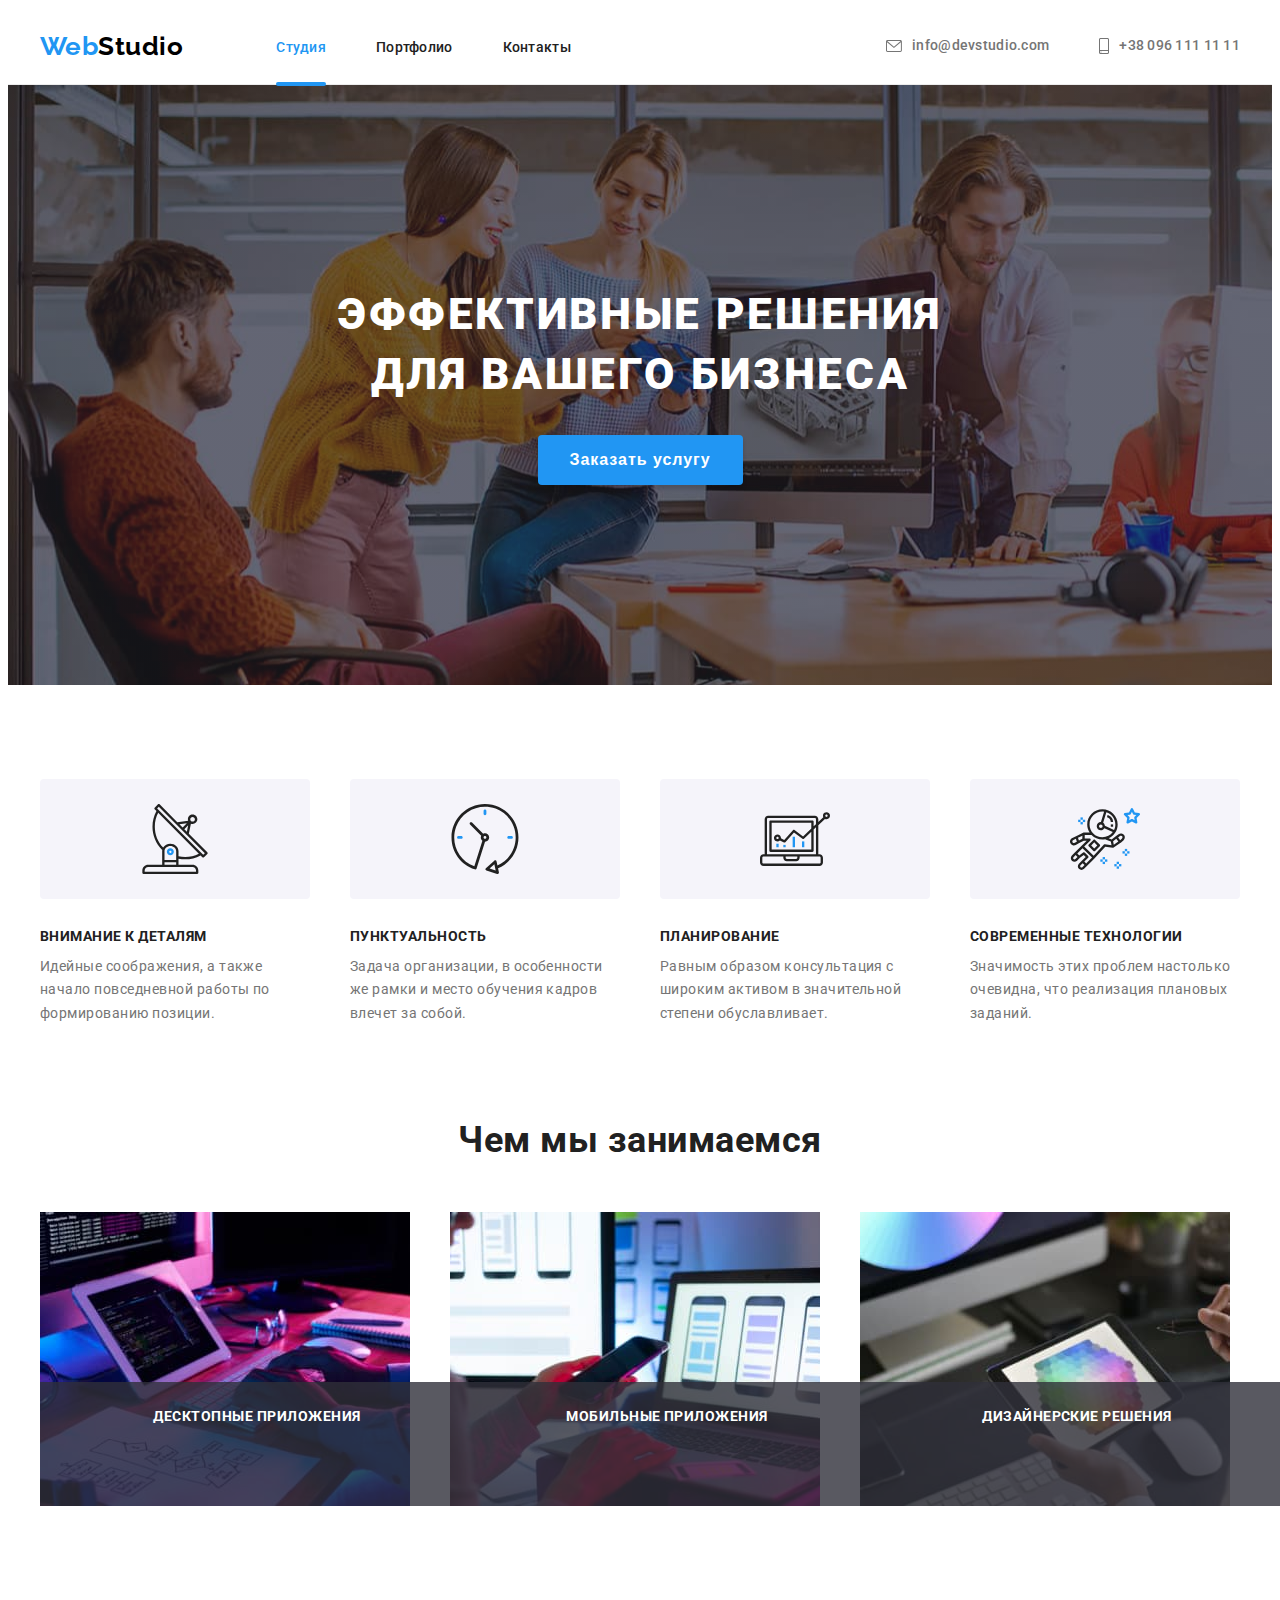
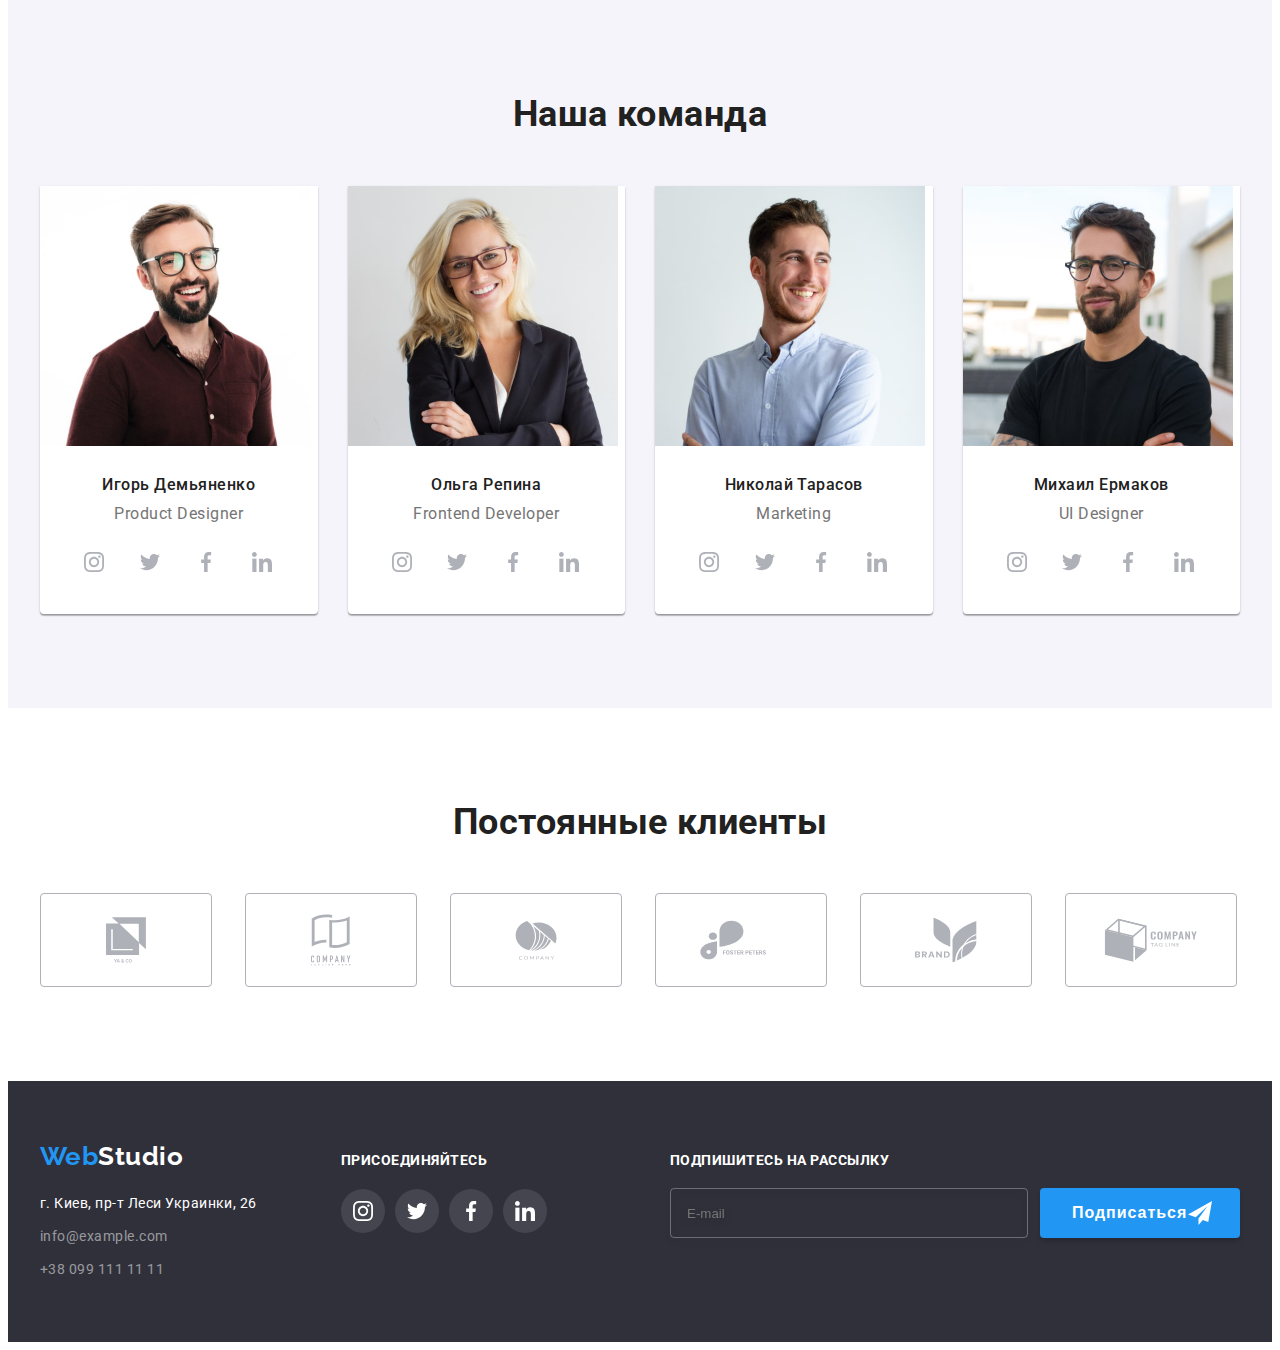
<file: index.html>
<!DOCTYPE html>
<html lang="ru">

<head>
    <meta charset="UTF-8">
    <meta http-equiv="X-UA-Compatible" content="IE=edge">
    <meta name="viewport" content="width=device-width, initial-scale=1.0">
    <title>WebStudio</title>
    <link rel="preconnect" href="https://fonts.gstatic.com">
    <link href="https://fonts.googleapis.com/css2?family=Raleway:wght@700&family=Roboto:wght@400;500;700;900&display=swap"
        rel="stylesheet">
    <link rel="stylesheet" href="https://cdnjs.cloudflare.com/ajax/libs/modern-normalize/1.0.0/modern-normalize.min.css"
        integrity="sha512-ISS7cAi1PEhQ8jnbJpJZMd29NlhNj4AWYyLOSp2CE/CsHxTCu+r+t0D2yoJudVrd0/8fTVPUVDzY5Tvli75u/g=="
        crossorigin="anonymous" />
    <link rel="stylesheet" href="./css/styles.css">
</head>

<body>  
<!-- HEADER  -->
    <header class="header">
        <div class="container header-container">
    <!-- навигация сылки -->
            <nav class="header-navigation">
                <a class="logo-link link" href="./index.html" lang="en">Web<span class="logo-header">Studio</span></a>
                <ul class="header-menu list">
                    <li class="header-menu-item">
                        <a class="header-menu-link link accent" href ="./index.html">Студия</a>
                    </li>
                    <li class="header-menu-item">
                        <a class="header-menu-link link" href="./portfolio.html">Портфолио</a>
                    </li>
                    <li class="header-menu-item">
                        <a class="header-menu-link link" href="">Контакты</a>
                    </li>
                </ul>
            </nav>
    <!-- навигация сылки контактов -->
            <ul class="header-contact list">
                <li class="header-contact-item">
                    <a class="header-contact-link link btn" href="mailto:info@devstudio.com">info@devstudio.com
                        <svg class="envelope-icon">
                            <use href="./images/sprite.svg#icon-envelope"></use>
                        </svg>
                    </a>
                </li>
                <li class="header-contact-item">
                    <a class="header-contact-link link btn" href="tel:+380961111111">+38 096 111 11 11
                        <svg class="smartphone-icon">
                            <use href="./images/sprite.svg#icon-smartphone"></use>
                        </svg>
                    </a>
                </li>
            </ul>
        </div>
    </header>

    <main>
<!-- HERO -->
        <section class="hero">
            <div class="container">
                <h1 class="hero-title">Эффективные решения <br />для вашего бизнеса</h1>
                <button class="hero-button btn" type="button" data-modal-open>Заказать услугу</button>
            </div>
        </section>
<!-- FEATURES  -->
        <section class="features section">
            <div class="container">
                <h2 class="visually-hidden">Особенности</h2>
                <ul class="features-menu list">
                    <li class="features-menu-item">
                        <div class="features-icon-item">
                        <svg class="features-icon">
                            <use href="./images/sprite.svg#icon-antenna"></use>
                        </svg>
                        </div>
                        <h3 class="features-menu-title">Внимание к деталям</h3>
                        <p class="features-menu-text"> Идейные соображения, а также начало повседневной работы по формированию позиции.</p>
                    </li>
                    <li class="features-menu-item">
                        <div class="features-icon-item">
                        <svg class="features-icon">
                            <use href="./images/sprite.svg#icon-clock"></use>
                        </svg>
                        </div>
                        <h3 class="features-menu-title">Пунктуальность</h3>
                        <p class="features-menu-text">Задача организации, в особенности же рамки и место обучения кадров влечет за собой.</p>
                    </li>
                    <li class="features-menu-item">
                        <div class="features-icon-item">
                        <svg class="features-icon">
                            <use href="./images/sprite.svg#icon-diagram"></use>
                        </svg>
                        </div>
                        <h3 class="features-menu-title">Планирование</h3>
                        <p class="features-menu-text">Равным образом консультация с широким активом в значительной степени обуславливает.</p>
                    </li>
                    <li class="features-menu-item">
                        <div class="features-icon-item">
                        <svg class="features-icon">
                            <use href="./images/sprite.svg#icon-astronaut"></use>
                        </svg>
                        </div>
                        <h3 class="features-menu-title">Современные технологии</h3>
                        <p class="features-menu-text">Значимость этих проблем настолько очевидна, что реализация плановых заданий.</p>
                    </li>
                </ul>
            </div>
        </section>
<!-- ACTIVITY -->
        <section class="aktivity">
            <div class="container">
                <h2 class="aktivity-title title">Чем мы занимаемся</h2>
                <ul class="aktivity-menu list">
                    <li class="aktivity-menu-item">
                        <div class="aktivity-menu-wrapper">
                            <img class="aktivity-menu-img" src="./images/about/about-img-1.jpg" alt="вёрстка сайтов" width="370" height="294">
                            <p class="aktivity-overlay">Десктопные приложения</p>
                        </div>
                    </li>
                    <li class="aktivity-menu-item">
                        <div class="aktivity-menu-wrapper">
                            <img class="aktivity-menu-img" src="./images/about/about-img-2.jpg" alt="приложения для смартфона" width="370" height="294">
                            <p class="aktivity-overlay">Мобильные приложения</p>
                        </div>
                    </li>
                    <li class="aktivity-menu-item">
                        <div class="aktivity-menu-wrapper">
                            <img class="aktivity-menu-img" src="./images/about/about-img-3.jpg" alt="приложения для планшета" width="370" height="294">
                            <p class="aktivity-overlay">Дизайнерские решения</p>
                        </div>
                    </li>
                </ul>
            </div>
        </section>
<!-- TEAM -->
        <section class="team section">
            <div class="container">
                <h2 class="team-title title">Наша команда</h2>
                <ul class="team-menu list">
                    <li class="team-menu-item">
                        <img class="team-menu-img" src="./images/team/igor.jpg" alt="Игорь Демьяненко" width="270" height="260">
                        <div class="team-list-content">
                            <h3 class="team-menu-title">Игорь Демьяненко</h3>
                            <p class="team-menu-text" lang="en">Product Designer</p>
                            <ul class="social-list list">
                                <li class="social-list-item">
                                    <a href="" class="social-list-link link">
                                        <svg class="social-list-icon">
                                            <use href="./images/sprite.svg#icon-instagram"></use>
                                        </svg>
                                    </a>
                                </li>
                                <li class="social-list-item">
                                    <a href="" class="social-list-link link">
                                        <svg class="social-list-icon">
                                            <use href="./images/sprite.svg#icon-twitter"></use>
                                        </svg>
                                    </a>
                                </li>
                                <li class="social-list-item">
                                    <a href="" class="social-list-link link">
                                        <svg class="social-list-icon">
                                            <use href="./images/sprite.svg#icon-facebook"></use>
                                        </svg>
                                    </a>
                                </li>
                                <li class="social-list-item">
                                    <a href="" class="social-list-link link">
                                        <svg class="social-list-icon">
                                            <use href="./images/sprite.svg#icon-linkedin"></use>
                                        </svg>
                                    </a>
                                </li>
                            </ul>
                        </div>
                    </li>
                    <li class="team-menu-item">
                        <img class="team-menu-img" src="./images/team/olga.jpg" alt="Ольга Репина" width="270" height="260">
                        <div class="team-list-content">
                            <h3 class="team-menu-title">Ольга Репина</h3>
                            <p class="team-menu-text" lang="en">Frontend Developer</p>
                            <ul class="social-list list">
                                <li class="social-list-item">
                                    <a href="" class="social-list-link link">
                                        <svg class="social-list-icon">
                                            <use href="./images/sprite.svg#icon-instagram"></use>
                                        </svg>
                                    </a>
                                </li>
                                <li class="social-list-item">
                                    <a href="" class="social-list-link link">
                                        <svg class="social-list-icon">
                                            <use href="./images/sprite.svg#icon-twitter"></use>
                                        </svg>
                                    </a>
                                </li>
                                <li class="social-list-item">
                                    <a href="" class="social-list-link link">
                                        <svg class="social-list-icon">
                                            <use href="./images/sprite.svg#icon-facebook"></use>
                                        </svg>
                                    </a>
                                </li>
                                <li class="social-list-item">
                                    <a href="" class="social-list-link link">
                                        <svg class="social-list-icon">
                                            <use href="./images/sprite.svg#icon-linkedin"></use>
                                        </svg>
                                    </a>
                                </li>
                            </ul>
                        </div>
                    </li>
                    <li class="team-menu-item">
                        <img class="team-menu-img" src="./images/team/nikolaj.jpg" alt="Николай Тарасов" width="270" height="260">
                        <div class="team-list-content">
                            <h3 class="team-menu-title">Николай Тарасов</h3>
                            <p class="team-menu-text" lang="en">Marketing</p>
                            <ul class="social-list list">
                                <li class="social-list-item">
                                    <a href="" class="social-list-link link">
                                        <svg class="social-list-icon">
                                            <use href="./images/sprite.svg#icon-instagram"></use>
                                        </svg>
                                    </a>
                                </li>
                                <li class="social-list-item">
                                    <a href="" class="social-list-link link">
                                        <svg class="social-list-icon">
                                            <use href="./images/sprite.svg#icon-twitter"></use>
                                        </svg>
                                    </a>
                                </li>
                                <li class="social-list-item">
                                    <a href="" class="social-list-link link">
                                        <svg class="social-list-icon">
                                            <use href="./images/sprite.svg#icon-facebook"></use>
                                        </svg>
                                    </a>
                                </li>
                                <li class="social-list-item">
                                    <a href="" class="social-list-link link">
                                        <svg class="social-list-icon">
                                            <use href="./images/sprite.svg#icon-linkedin"></use>
                                        </svg>
                                    </a>
                                </li>
                            </ul>
                        </div>
                    </li>
                    <li class="team-menu-item">
                        <img class="team-menu-img" src="./images/team/michail.jpg" alt="Михаил Ермаков" width="270" height="260">
                        <div class="team-list-content">
                            <h3 class="team-menu-title">Михаил Ермаков</h3>
                            <p class="team-menu-text" lang="en">UI Designer</p>
                            <ul class="social-list list">
                                <li class="social-list-item">
                                    <a href="" class="social-list-link link">
                                        <svg class="social-list-icon">
                                            <use href="./images/sprite.svg#icon-instagram"></use>
                                        </svg>
                                    </a>
                                </li>
                                <li class="social-list-item">
                                    <a href="" class="social-list-link link">
                                        <svg class="social-list-icon">
                                            <use href="./images/sprite.svg#icon-twitter"></use>
                                        </svg>
                                    </a>
                                </li>
                                <li class="social-list-item">
                                    <a href="" class="social-list-link link">
                                        <svg class="social-list-icon">
                                            <use href="./images/sprite.svg#icon-facebook"></use>
                                        </svg>
                                    </a>
                                </li>
                                <li class="social-list-item">
                                    <a href="" class="social-list-link link">
                                        <svg class="social-list-icon">
                                            <use href="./images/sprite.svg#icon-linkedin"></use>
                                        </svg>
                                    </a>
                                </li>
                            </ul>
                        </div>
                    </li>
                </ul>
            </div>
        </section>
<!-- CLIENTS -->
        <section class="clients section">
            <div class="container">
                <h2 class="clients-title">Постоянные клиенты</h2>
                <ul class="client-menu list">
                    <li class="client-menu-item">
                            <a href="" class="client-list-link">
                                <svg class="client-list-icon client-one">
                                    <use href="./images/sprite.svg#icon-group-one"></use>
                                </svg>
                            </a>
                    </li>
                    <li class="client-menu-item">
                            <a href="" class="client-list-link">
                                <svg class="client-list-icon client-two">
                                    <use href="./images/sprite.svg#icon-group-two"></use>
                                </svg>
                            </a>
                    </li>
                    <li class="client-menu-item">
                            <a href="" class="client-list-link">
                                <svg class="client-list-icon client-three">
                                    <use href="./images/sprite.svg#icon-group-three"></use>
                                </svg>
                            </a>
                    </li>
                    <li class="client-menu-item">
                            <a href="" class="client-list-link">
                                <svg class="client-list-icon client-four">
                                    <use href="./images/sprite.svg#icon-group-four"></use>
                                </svg>
                            </a>
                    </li>
                    <li class="client-menu-item">
                            <a href="" class="client-list-link">
                                <svg class="client-list-icon client-five">
                                    <use href="./images/sprite.svg#icon-group-five"></use>
                                </svg>
                            </a>
                    </li>
                    <li class="client-menu-item">
                            <a href="" class="client-list-link">
                                <svg class="client-list-icon client-six">
                                    <use href="./images/sprite.svg#icon-group-six"></use>
                                </svg>
                            </a>
                    </li>
                </ul>
            </div>
        </section>
    </main>
<!-- FOOTER -->
    <footer class="footer">
        <div class="container footer-menu">
            <div class="footer-contact">
                <a class="logo-link link llf" href="./index.html" lang="en">Web<span class="logo-footer">Studio</span></a>
                <address class="contact">
                    <ul class="contact-menu list">
                        <li class="contact-menu-item">
                            <a class="contact-menu-link link" href="https://goo.gl/maps/oUG8d4RxnT5wDuLc8" target="_blank" rel="noopener noreferrer">г. Киев, пр-т Леси Украинки, 26</a>
                        </li>
                        <li class="contact-menu-item">
                            <a class="contact-menu-link contact link" href="mailto:info@example.com">info@example.com</a>
                        </li>
                        <li class="contact-menu-item">
                            <a class="contact-menu-link contact link" href="tel:+380991111111">+38 099 111 11 11</a>
                        </li>
                    </ul>
                </address>
            </div>
            <div class="footer-social-networks">
                <h2 class="social-networks-title">присоединяйтесь</h2>
                <ul class="social-list list">
                    <li class="social-list-item">
                        <a href="" class="social-list-link link link-footer-bg">
                            <svg class="social-list-icon icon-footer-color">
                                <use href="./images/sprite.svg#icon-instagram"></use>
                            </svg>
                        </a>
                    </li>
                    <li class="social-list-item">
                        <a href="" class="social-list-link link link-footer-bg">
                            <svg class="social-list-icon icon-footer-color">
                                <use href="./images/sprite.svg#icon-twitter"></use>
                            </svg>
                        </a>
                    </li>
                    <li class="social-list-item">
                        <a href="" class="social-list-link link link-footer-bg">
                            <svg class="social-list-icon icon-footer-color">
                                <use href="./images/sprite.svg#icon-facebook"></use>
                            </svg>
                        </a>
                    </li>
                    <li class="social-list-item">
                        <a href="" class="social-list-link link link-footer-bg">
                            <svg class="social-list-icon icon-footer-color">
                                <use href="./images/sprite.svg#icon-linkedin"></use>
                            </svg>
                        </a>
                    </li>
                </ul>
            </div>
   <!-- =========================footer-form==================================================== -->
            <div class="footer-form">
                <form class="footer-modal-form" action="#">
                    <label class="footer-form-label" for="mail">Подпишитесь на рассылку</label>
                    <div class="footer-form-input-button">
                        <input class="footer-form-input" type="email" name="mail" id="mail" placeholder="E-mail" required />
                        <div class="footer-button-svg">
                            <button class="footer-button" type="submit">Подписаться
                                <svg class="footer-svg-btn">
                                    <use href="./images/sprite.svg#icon-icon-send"></use>
                                </svg>
                            </button>
                        </div>
                    </div>
                </form>
            </div>
        </div>
    </footer>
<!-- ==========END FOOTER===================================================== -->
    <div class="backdrop is-hidden" data-modal>
        <div class="modal">
            <button type="button" class="modal-close-btn" data-modal-close>
                <svg class="modal-svg-btn">
                    <use href="./images/sprite.svg#icon-close"></use>
                </svg>
            </button>

            <div class="inputs">
                <form class="modal-form" action="#">
                    <p class="form-title">Оставьте свои данные, мы вам перезвоним</p>
                    
                    <div class="form-field">
                        <label class="form-label" for="name">Имя</label>
                        <span class="form-modal-input-wrapper">
                            <input class="form-input" 
                                type="text" 
                                name="name" 
                                id="name"
                                minlength="2"
                                required
                                placeholder="Ivan Ivanov" 
                            />
                            <svg class="modal-svg-btn-icon">
                                <use href="./images/sprite.svg#icon-person-black"></use>
                            </svg>
                        </span>
                    </div>

                    <div class="form-field">
                        <label class="form-label" for="tel">Телефон</label>
                        <span class="form-modal-input-wrapper">
                            <input class="form-input" 
                                type="tel" 
                                name="tel" 
                                id="tel"
                                pattern="[0-9]{3}-[0-9]{3}-[0-9]{2}-[0-9]{2}"
                                title="096-111-11-11"
                                required
                                placeholder="096-111-11-11"
                            />
                            <svg class="modal-svg-btn-icon">
                                <use href="./images/sprite.svg#icon-phone-black"></use>
                            </svg>
                        </span>
                    </div>

                    <div class="form-field">
                        <label class="form-label" for="mail-mod">Почта</label>
                        <span class="form-modal-input-wrapper">
                            <input class="form-input" 
                                type="email" 
                                name="mail" 
                                id="mail-mod"
                                placeholder="my@mail.com" 
                            />
                            <svg class="modal-svg-btn-icon">
                                <use href="./images/sprite.svg#icon-email-black"></use>
                            </svg>
                        </span>
                    </div>

                    <div class="form-field">
                        <label for="coment">Комментарий</label>
                        <textarea class="modal-form-message" 
                            name="coment" 
                            id="coment" 
                            placeholder="Введите текст"
                        ></textarea>
                    </div>

                    <div class="checkbox-input">
                        <input class="checkbox-modal-form visually-hidden"
                            type="checkbox" 
                            name="checkbox" 
                            id="checkbox-pollicy"
                        />
                        <label class="checkbox-modal-form-pollicy" for="checkbox-pollicy">Соглашаюсь с рассылкой и принимаю <a class="modal-form-policy-link" href="">Условия договора</a></label>
                    </div>
                    
                    <div>
                        <button class="modal-form-button" type="submit">Отправить</button>
                    </div>
                </form>
            </div>
        </div>
    </div>

    <script src="./js/modal.js"></script>
</body>
</html>
</file>
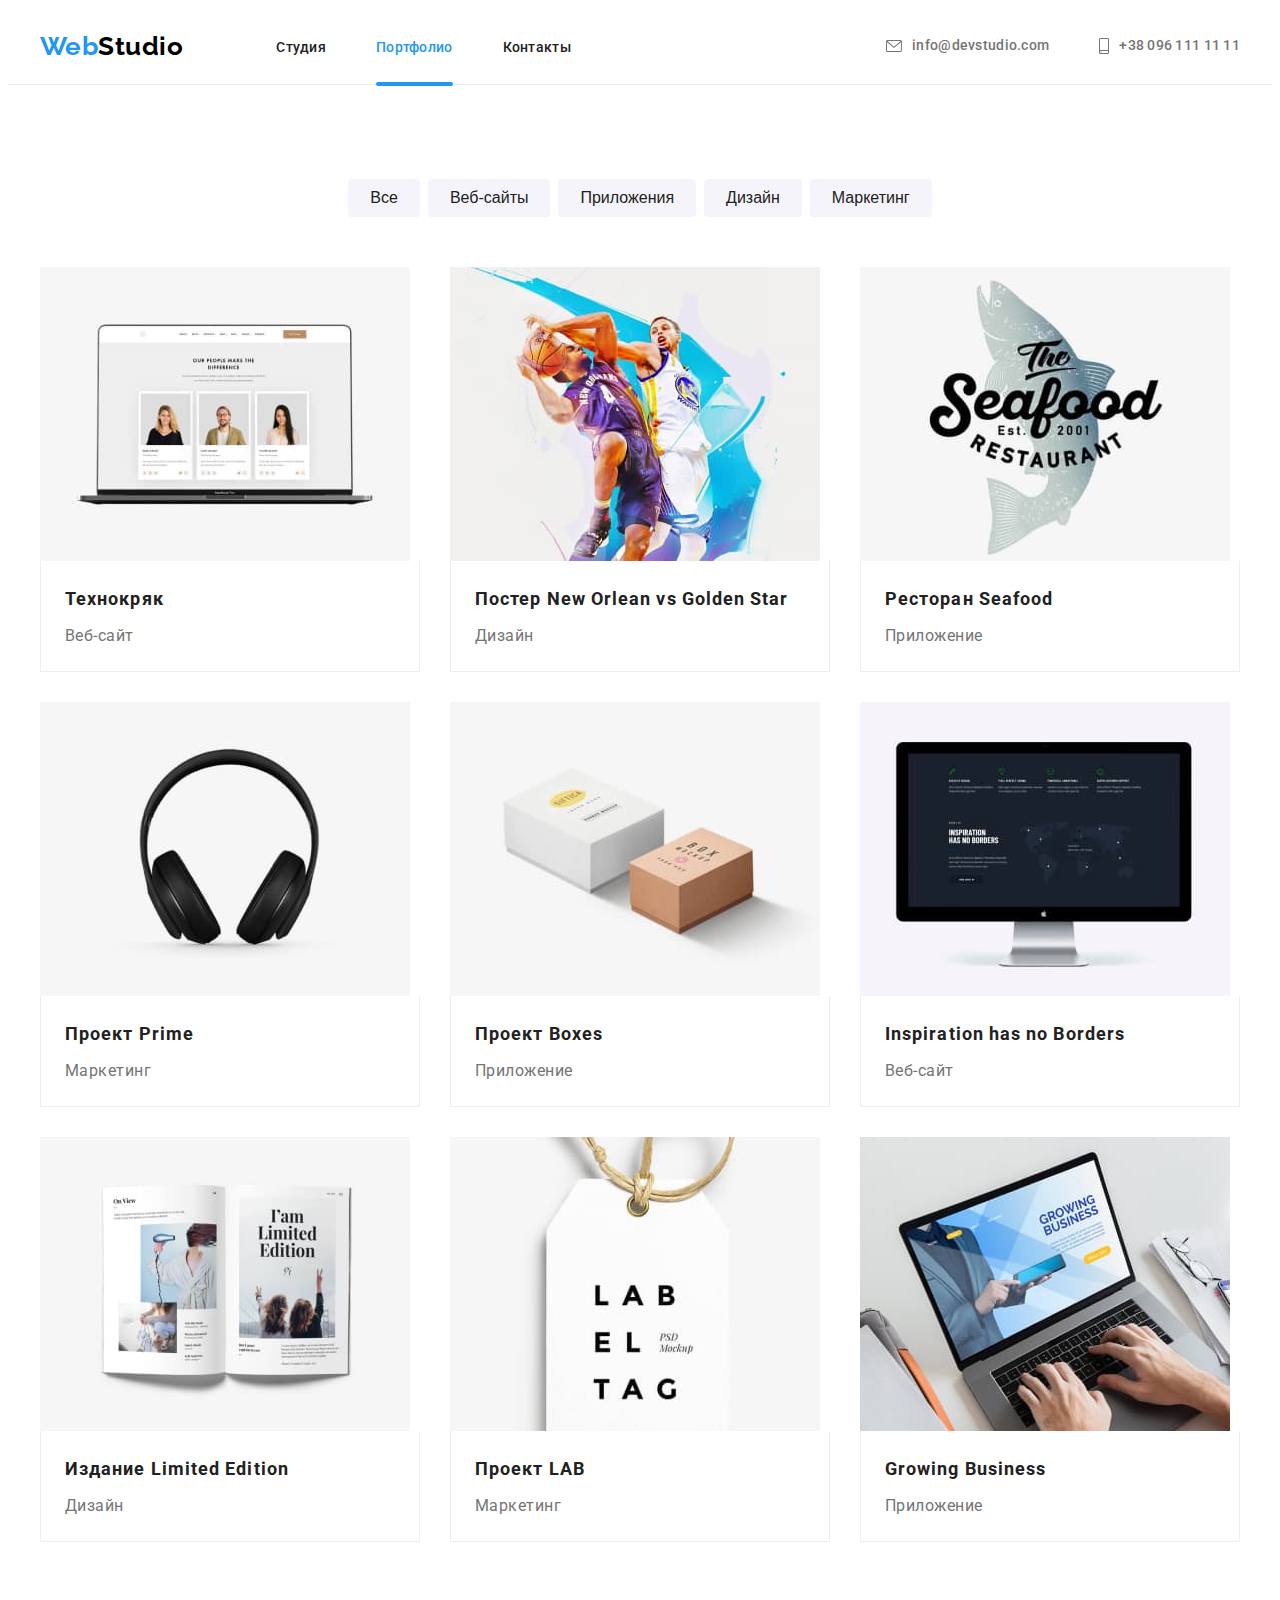
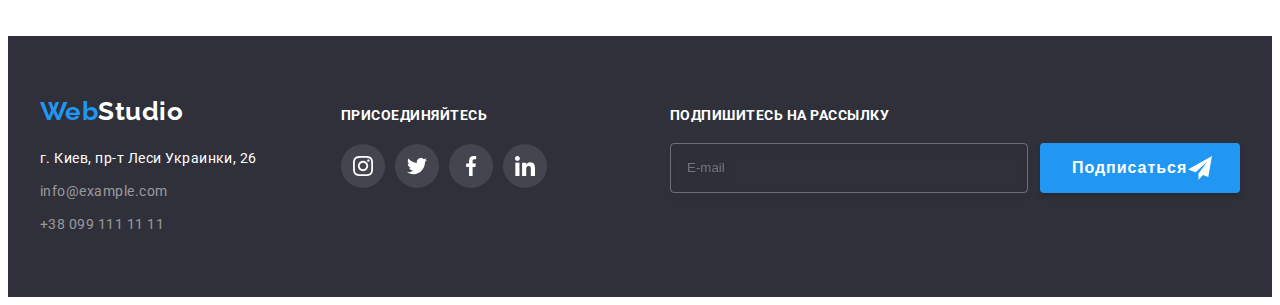
<file: portfolio.html>
<!DOCTYPE html>
<html lang="ru">
<head>
    <meta charset="UTF-8">
    <meta http-equiv="X-UA-Compatible" content="IE=edge">
    <meta name="viewport" content="width=device-width, initial-scale=1.0">
    <title>Портфолио</title>
    <link rel="preconnect" href="https://fonts.gstatic.com">
    <link href="https://fonts.googleapis.com/css2?family=Raleway:wght@700&family=Roboto:wght@400;500;700;900&display=swap"
          rel="stylesheet">
    <link rel="stylesheet" href="https://cdnjs.cloudflare.com/ajax/libs/modern-normalize/1.0.0/modern-normalize.min.css"
                integrity="sha512-ISS7cAi1PEhQ8jnbJpJZMd29NlhNj4AWYyLOSp2CE/CsHxTCu+r+t0D2yoJudVrd0/8fTVPUVDzY5Tvli75u/g=="
                crossorigin="anonymous" />
    <link rel="stylesheet" href="./css/styles.css">
</head>

<body>
    <header class="header">
        <div class="container header-container">
            <!-- навигация сылки -->
            <nav class="header-navigation">
                <a class="logo-link link" href="./index.html" lang="en">Web<span class="logo-header">Studio</span></a>
                <ul class="header-menu list">
                    <li class="header-menu-item">
                        <a class="header-menu-link link" href="./index.html">Студия</a>
                    </li>
                    <li class="header-menu-item">
                        <a class="header-menu-link link accent" href="./portfolio.html">Портфолио</a>
                    </li>
                    <li class="header-menu-item">
                        <a class="header-menu-link link" href="">Контакты</a>
                    </li>
                </ul>
            </nav>
            <!-- навигация сылки контактов -->
            <ul class="header-contact list">
                <li class="header-contact-item">
                    <a class="header-contact-link link btn" href="mailto:info@devstudio.com">info@devstudio.com
                        <svg class="envelope-icon">
                            <use href="./images/sprite.svg#icon-envelope"></use>
                        </svg>
                    </a>
                </li>
                <li class="header-contact-item">
                    <a class="header-contact-link link btn" href="tel:+380961111111">+38 096 111 11 11
                        <svg class="smartphone-icon">
                            <use href="./images/sprite.svg#icon-smartphone"></use>
                        </svg>
                    </a>
                </li>
            </ul>
        </div>
    </header>

    <main>
        <!-- PORTFOLIO -->
        <section class="portfolio section">
            <div class="container">
                <!-- PORTFOLIO BUTTON -->
                <h1 class="visually-hidden">Портфолио</h1>
                        <ul class="portfolio-button-menu list">
                            <li class="portfolio-button-menu-item">
                                <button class="portfolio-button-btn btn" type="button">Все</button>
                            </li>
                            <li class="portfolio-button-menu-item">
                                <button class="portfolio-button-btn btn" type="button">Веб-сайты</button>
                            </li>
                            <li class="portfolio-button-menu-item">
                                <button class="portfolio-button-btn btn" type="button">Приложения</button>
                            </li>
                            <li class="portfolio-button-menu-item">
                                <button class="portfolio-button-btn btn" type="button">Дизайн</button>
                            </li>
                            <li class="portfolio-button-menu-item">
                                <button class="portfolio-button-btn btn" type="button">Маркетинг</button>
                            </li>
                        </ul>
                    <!-- PORTFOLIO IMAGE -->
                        <ul class="portfolio-image-menu list">
                            <li class="portfolio-image-menu-item">
                                <a class="portfolio-link link" href="">
                                    <div class="portfolio-image-wrapper">
                                        <img class="portfolio-image-menu-img" src="./images/portfolio/img-1.jpg" alt="Технокряк" width="370">
                                        <p class="overlay">Технокряк это современная площадка распространения коронавируса. Компании используют эту платформу для цифрового
                                            шпионажа и атак на защищённые сервера конкурентов.
                                        </p>
                                    </div>
                                    <div class="portfolio-list-content">
                                        <h2 class="portfolio-image-menu-title">Технокряк</h2>
                                        <p class="portfolio-image-menu-text">Веб-сайт</p>
                                    </div>
                                </a>
                            </li>
                            <li class="portfolio-image-menu-item">
                                <a class="portfolio-link link" href="">
                                    <div class="portfolio-image-wrapper">
                                        <img class="portfolio-image-menu-img" src="./images/portfolio/img-2.jpg" alt="Постер New Orlean vs Golden Star" width="370">
                                        <p class="overlay">Технокряк это современная площадка распространения коронавируса. Компании используют эту платформу для цифрового
                                            шпионажа и атак на защищённые сервера конкурентов.
                                        </p>
                                    </div>
                                    <div class="portfolio-list-content">
                                        <h2 class="portfolio-image-menu-title">Постер New Orlean vs Golden Star</h2>
                                        <p class="portfolio-image-menu-text">Дизайн</p>
                                    </div>
                                </a>
                            </li>
                            <li class="portfolio-image-menu-item">
                                <a class="portfolio-link link" href="">
                                    <div class="portfolio-image-wrapper">
                                        <img class="portfolio-image-menu-img" src="./images/portfolio/img-3.jpg" alt="Ресторан Seafood" width="370">
                                        <p class="overlay">Технокряк это современная площадка распространения коронавируса. Компании используют эту платформу для цифрового
                                            шпионажа и атак на защищённые сервера конкурентов.
                                        </p>
                                    </div>
                                    <div class="portfolio-list-content">
                                        <h2 class="portfolio-image-menu-title">Ресторан Seafood</h2>
                                        <p class="portfolio-image-menu-text">Приложение</p>
                                    </div>
                                </a>
                            </li>
                            <li class="portfolio-image-menu-item">
                                <a class="portfolio-link link" href="">
                                    <div class="portfolio-image-wrapper">
                                        <img class="portfolio-image-menu-img" src="./images/portfolio/img-4.jpg" alt="Проект Prime" width="370">
                                        <p class="overlay">Технокряк это современная площадка распространения коронавируса. Компании используют эту платформу для цифрового
                                            шпионажа и атак на защищённые сервера конкурентов.
                                        </p>
                                    </div>
                                    <div class="portfolio-list-content">
                                        <h2 class="portfolio-image-menu-title">Проект Prime</h2>
                                        <p class="portfolio-image-menu-text">Маркетинг</p>
                                    </div>
                                </a>
                            </li>
                            <li class="portfolio-image-menu-item">
                                <a class="portfolio-link link" href="">
                                    <div class="portfolio-image-wrapper">
                                        <img class="portfolio-image-menu-img" src="./images/portfolio/img-5.jpg" alt="Проект Boxes" width="370">
                                        <p class="overlay">Технокряк это современная площадка распространения коронавируса. Компании используют эту платформу для цифрового
                                            шпионажа и атак на защищённые сервера конкурентов.
                                        </p>
                                    </div>
                                    <div class="portfolio-list-content">
                                        <h2 class="portfolio-image-menu-title">Проект Boxes</h2>
                                        <p class="portfolio-image-menu-text">Приложение</p>
                                    </div>
                                </a>
                            </li>
                            <li class="portfolio-image-menu-item">
                                <a class="portfolio-link link" href="">
                                    <div class="portfolio-image-wrapper">
                                        <img class="portfolio-image-menu-img" src="./images/portfolio/img-6.jpg" alt="Inspiration has no Borders" width="370">
                                        <p class="overlay">Технокряк это современная площадка распространения коронавируса. Компании используют эту платформу для цифрового
                                            шпионажа и атак на защищённые сервера конкурентов.
                                        </p>
                                    </div>
                                    <div class="portfolio-list-content">
                                        <h2 class="portfolio-image-menu-title">Inspiration has no Borders</h2>
                                        <p class="portfolio-image-menu-text">Веб-сайт</p>
                                    </div>
                                </a>
                            </li>
                            <li class="portfolio-image-menu-item">
                                <a class="portfolio-link link" href="">
                                    <div class="portfolio-image-wrapper">
                                        <img class="portfolio-image-menu-img" src="./images/portfolio/img-7.jpg" alt="Издание Limited Edition" width="370">
                                        <p class="overlay">Технокряк это современная площадка распространения коронавируса. Компании используют эту платформу для цифрового
                                            шпионажа и атак на защищённые сервера конкурентов.
                                        </p>
                                    </div>
                                    <div class="portfolio-list-content">
                                        <h2 class="portfolio-image-menu-title">Издание Limited Edition</h2>
                                        <p class="portfolio-image-menu-text">Дизайн</p>
                                    </div>
                                </a>
                            </li>
                            <li class="portfolio-image-menu-item">
                                <a class="portfolio-link link" href="">
                                    <div class="portfolio-image-wrapper">
                                        <img class="portfolio-image-menu-img" src="./images/portfolio/img-8.jpg" alt="Проект LAB" width="370">
                                        <p class="overlay">Технокряк это современная площадка распространения коронавируса. Компании используют эту платформу для цифрового
                                            шпионажа и атак на защищённые сервера конкурентов.
                                        </p>
                                    </div>
                                    <div class="portfolio-list-content">
                                        <h2 class="portfolio-image-menu-title">Проект LAB</h2>
                                        <p class="portfolio-image-menu-text">Маркетинг</p>
                                    </div>
                                </a>
                            </li>
                            <li class="portfolio-image-menu-item">
                                <a class="portfolio-link link" href="">
                                    <div class="portfolio-image-wrapper">
                                        <img class="portfolio-image-menu-img" src="./images/portfolio/img-9.jpg" alt="Growing Business" width="370">
                                        <p class="overlay">Технокряк это современная площадка распространения коронавируса. Компании используют эту платформу для цифрового
                                            шпионажа и атак на защищённые сервера конкурентов.
                                        </p>
                                    </div>
                                    <div class="portfolio-list-content">
                                        <h2 class="portfolio-image-menu-title">Growing Business</h2>
                                        <p class="portfolio-image-menu-text">Приложение</p>
                                    </div>
                                </a>
                            </li>
                        </ul>
            </div>
        </section>
    </main>
    <!-- FOOTER -->
    <footer class="footer">
        <div class="container footer-menu">
            <div class="footer-contact">
                <a class="logo-link link llf" href="./index.html" lang="en">Web<span class="logo-footer">Studio</span></a>
                <address class="contact">
                    <ul class="contact-menu list">
                        <li class="contact-menu-item">
                            <a class="contact-menu-link link" href="https://goo.gl/maps/oUG8d4RxnT5wDuLc8" target="_blank"
                                rel="noopener noreferrer">г. Киев, пр-т Леси Украинки, 26</a>
                        </li>
                        <li class="contact-menu-item">
                            <a class="contact-menu-link contact link" href="mailto:info@example.com">info@example.com</a>
                        </li>
                        <li class="contact-menu-item">
                            <a class="contact-menu-link contact link" href="tel:+380991111111">+38 099 111 11 11</a>
                        </li>
                    </ul>
                </address>
            </div>
            <div class="footer-social-networks">
                <h2 class="social-networks-title">присоединяйтесь</h2>
                <ul class="social-list list">
                    <li class="social-list-item">
                        <a href="" class="social-list-link link link-footer-bg">
                            <svg class="social-list-icon icon-footer-color">
                                <use href="./images/sprite.svg#icon-instagram"></use>
                            </svg>
                        </a>
                    </li>
                    <li class="social-list-item">
                        <a href="" class="social-list-link link link-footer-bg">
                            <svg class="social-list-icon icon-footer-color">
                                <use href="./images/sprite.svg#icon-twitter"></use>
                            </svg>
                        </a>
                    </li>
                    <li class="social-list-item">
                        <a href="" class="social-list-link link link-footer-bg">
                            <svg class="social-list-icon icon-footer-color">
                                <use href="./images/sprite.svg#icon-facebook"></use>
                            </svg>
                        </a>
                    </li>
                    <li class="social-list-item">
                        <a href="" class="social-list-link link link-footer-bg">
                            <svg class="social-list-icon icon-footer-color">
                                <use href="./images/sprite.svg#icon-linkedin"></use>
                            </svg>
                        </a>
                    </li>
                </ul>
            </div>
     <!-- =================footer-form=========================== -->
            <div class="footer-form">
                <form class="footer-modal-form" action="#">
                    <label class="footer-form-label" for="mail">Подпишитесь на рассылку</label>
                    <div class="footer-form-input-button">
                        <input class="footer-form-input" type="email" name="mail" id="mail" placeholder="E-mail" required />
                        <div class="footer-button-svg">
                            <button class="footer-button" type="submit">Подписаться
                            <svg class="footer-svg-btn">
                                <use href="./images/sprite.svg#icon-icon-send"></use>
                            </svg>
                            </button>
                        </div>
                    </div>
                </form>
            </div>
        </div>
    </footer>
</body>
</html>
</file>
<file: css/styles.css>
/* кастомные свойства */
:root {
  --accent-color: #2196f3;
  --body-color: #212121;
  --black-color: #000000;
  --text-color: #757575;
  --white-color: #ffffff;
  --background-color: #2f303a;
  --background-color-btn: #f5f4fa;
  --main-font: "Roboto", "Raleway", sans-serif;
  --transition-duration: 250ms;
  --transition-timing-function: cubic-bezier(0.4, 0, 0.2, 1);
}

/* =====БАЗОВЫЙ СБРОС===== */
h1,
h2,
h3,
h4,
h5,
h6,
p {
  margin-top: 0;
  margin-bottom: 0;
}

ul,
ol {
  margin-top: 0;
  margin-bottom: 0;
  padding-left: 0;
}

/* переопределяем изображения с строчных в блочные */
img {
  display: block;
}

/* убираем в списке маркеры */
.list {
  list-style: none;
}

/* убираем в сылках подчеркивание */
.link {
  text-decoration: none;
}
/* ======END БАЗОВЫЙ СБРОС========= */

/* =========COMPONENTS============= */

.section {
  padding-top: 94px;
  padding-bottom: 94px;
}

.section-background {
  width: 1600px;
}

.container {
  width: 1200px;
  padding-left: 15px;
  padding-right: 15px;
  margin: 0 auto;
}

body {
  font-family: var(--main-font);
  color: var(--body-color);
  letter-spacing: 0.03em;
}

/* запретитть пользователю ростягивать поле в модалке коментарии */
textarea {
  resize: none;
}

.logo-link {
  font-family: "Raleway", sans-serif;
  font-weight: 700;
  font-size: 26px;
  line-height: 1.19;
  color: var(--accent-color);
}

.btn {
  cursor: pointer;
}

.title {
  margin-bottom: 50px;
}
/* скрывает заголовок */
.visually-hidden {
  position: absolute;
  width: 1px;
  height: 1px;
  margin: -1px;
  border: 0;
  padding: 0;
  white-space: nowrap;
  clip-path: inset(100%);
  clip: rect(0 0 0 0);
  overflow: hidden;
}
/* ========END COMPONENTS=========== */

/* ===========HEADER=============== */
.header {
  background-color: var(--white-color);
  border-bottom: 1px solid #ececec;
}

.logo-header {
  color: var(--black-color);
}

.header-menu-link.accent {
  color: var(--accent-color);
}

.header-menu-link {
  position: relative;
  font-weight: 500;
  font-size: 14px;
  line-height: 1.14;
  letter-spacing: 0.02em;
  color: var(--body-color);
  padding: 30px 0px;
  transition: color var(--transition-duration) var(--transition-timing-function);
}

.header-menu-link:hover,
.header-menu-link:focus {
  color: var(--accent-color);
}

/* подчеркивания у у кнопок навигации */
/* при accent на текущей странице*/
.header-menu-link.accent::after {
  position: absolute;
  left: 0;
  bottom: 0;
  content: "";
  display: block;
  width: 100%;
  height: 4px;
  background: var(--accent-color);
  border-radius: 2px;
  bottom: -1px;
}

/* шрифт навигация сылки контактов */
.header-contact-link {
  display: flex;
  flex-direction: row-reverse;
  align-items: center;
  font-weight: 500;
  font-size: 14px;
  line-height: 1.14;
  letter-spacing: 0.02em;
  color: var(--text-color);
  padding: 30px 0px;
  transition: color var(--transition-duration) var(--transition-timing-function);
}

.header-contact-link:hover,
.header-contact-link:focus {
  color: var(--accent-color);
}

.envelope-icon {
  width: 16px;
  height: 12px;
  fill: currentColor;
  margin-right: 10px;
}

.envelope-icon:hover,
.envelope-icon:focus {
  color: var(--accent-color);
}

.smartphone-icon {
  width: 10px;
  height: 16px;
  fill: currentColor;
  margin-right: 10px;
}

.smartphone-icon:hover,
.smartphone-icon:focus {
  color: var(--accent-color);
}

/* =======контейнер============= */
.header-container {
  display: flex;
  align-items: center;
  justify-content: space-between;
}

.header-navigation {
  display: flex;
  align-items: center;
}

.header-contact {
  display: flex;
  align-items: center;
}

.header-menu {
  display: flex;
  align-items: center;
}

/* =========отступы============ */
.logo-link {
  margin-right: 93px;
}

.header-menu-item:not(:last-child) {
  margin-right: 50px;
}

.header-contact-item:not(:last-child) {
  margin-right: 50px;
}

/* ======END HEADER============= */
/* MAIN */
/* ==========HERO=================== */
.hero-title {
  font-weight: 900;
  font-size: 44px;
  line-height: 1.36;
  text-align: center;
  letter-spacing: 0.06em;
  text-transform: uppercase;
  color: var(--white-color);
  margin-bottom: 30px;
}

.hero-button {
  border-radius: 4px;
  font-weight: 700;
  font-size: 16px;
  line-height: 1.87;
  display: flex;
  align-items: center;
  text-align: center;
  letter-spacing: 0.06em;
  background-color: var(--accent-color);
  color: var(--white-color);
  padding: 10px 32px;
  border: none;
  box-shadow: 0px 4px 4px rgba(0, 0, 0, 0.15);
  margin: auto;
  transition: background-color var(--transition-duration)
      var(--transition-timing-function),
    color var(--transition-duration) var(--transition-timing-function);
  cursor: pointer;
}

.hero-button:hover,
.hero-button:focus {
  background-color: #188ce8;
  color: var(--white-color);
}

.hero {
  padding-top: 200px;
  padding-bottom: 200px;
  background-color: var(--background-color);
  background-image: linear-gradient(
      rgba(47, 48, 58, 0.4),
      rgba(47, 48, 58, 0.4)
    ),
    url("../images/hero/bg.jpg");
  max-width: 1600px;
  margin: 0 auto;
  background-repeat: no-repeat;
}

/* ======MODAL WINDOW=============== */

.backdrop {
  position: fixed;
  top: 0;
  left: 0;
  width: 100vw;
  height: 100vh;
  background-color: rgba(0, 0, 0, 0.2);
  z-index: 100;
  visibility: visible;
  opacity: 1;
  pointer-events: auto;
  transition: visibility var(--transition-duration)
      var(--transition-timing-function),
    opacity var(--transition-duration) var(--transition-timing-function);
}

.is-hidden {
  visibility: hidden;
  opacity: 0;
  pointer-events: none;
}

.modal {
  position: absolute;
  top: 50%;
  left: 50%;
  transform: translate(-50%, -50%);
  width: 528px;
  height: 581px;
  border-radius: 4px;
  background-color: var(--white-color);
  padding: 40px;
}

.modal-close-btn {
  position: absolute;
  display: flex;
  top: 8px;
  right: 8px;
  justify-content: center;
  align-items: center;
  width: 30px;
  height: 30px;
  background-color: transparent;
  border-radius: 50%;
  padding: 0;
  cursor: pointer;
  background: var(--white-color);
  border: 1px solid rgba(0, 0, 0, 0.1);
  box-sizing: border-box;
}

.modal-svg-btn {
  position: absolute;
  width: 18px;
  height: 18px;
  fill: var(--black-color);
  transition: fill var(--transition-duration) var(--transition-timing-function);
}

.modal-close-btn:hover .modal-svg-btn,
.modal-close-btn:focus .modal-svg-btn {
  fill: #2196f3;
}

.form-modal-input-wrapper {
  position: relative;
  display: block;
}

.form-title {
  margin-left: auto;
  margin-right: auto;
  margin-bottom: 12px;
  padding: 0;
  font-style: normal;
  font-weight: bold;
  font-size: 20px;
  line-height: 1.15;
  text-align: center;
  color: #212121;
}

.modal-form {
  width: 448px;
  margin-left: auto;
  margin-right: auto;
  padding-left: 0px;
  padding-right: 0px;
}

.form-field {
  display: flex;
  flex-direction: column;
  margin-bottom: 10px;
}

.form-field input,
.form-field textarea {
  width: 100%;
  padding: 12px 0px 12px 42px;
  margin: 0;
  font-size: 12px;
  line-height: 1.16;
  letter-spacing: 0.01em;
  border: 1px solid rgba(33, 33, 33, 0.2);
  box-sizing: border-box;
  border-radius: 4px;
  cursor: pointer;
  outline: none;
  transition: border-color var(--transition-duration)
    var(--transition-timing-function);
}

.form-input:hover,
.form-input:focus {
  border-color: var(--accent-color);
}

.modal-svg-btn-icon {
  position: absolute;
  display: block;
  top: 50%;
  left: 15px;
  transform: translateY(-50%);
  width: 18px;
  height: 18px;
  fill: var(--black-color);
  transition: fill var(--transition-duration) var(--transition-timing-function);
}

.form-input:hover + .modal-svg-btn-icon,
.form-input:focus + .modal-svg-btn-icon {
  fill: var(--accent-color);
}

.form-field textarea {
  height: 120px;
  width: 100%;
  padding: 12px 16px;
  font-style: normal;
  font-weight: normal;
  resize: none;
}

.modal-form-message::placeholder {
  font-style: normal;
  font-weight: normal;
  font-size: 14px;
  color: rgba(117, 117, 117, 0, 5);
}

.modal-form-message:focus {
  outline: none;
  border-color: var(--accent-color);
}

.form-field label {
  margin-bottom: 4px;
  font-style: normal;
  font-weight: normal;
  font-size: 12px;
  line-height: 1.16;
  letter-spacing: 0.01em;
  color: #757575;
}

.checkbox-input label {
  font-style: normal;
  font-weight: normal;
  font-size: 14px;
  line-height: 24px;
  color: #757575;
}

.checkbox-input {
  margin-top: 20px;
  margin-bottom: 30px;
}

.checkbox-modal-form-pollicy::before {
  display: inline-block;
  /* выравниваем в строчку */
  vertical-align: middle;
  margin-right: 8px;
  content: "";
  width: 16px;
  height: 15px;
  cursor: pointer;
  background-image: url("../images/none_check.svg");
}

.checkbox-modal-form:checked + .checkbox-modal-form-pollicy::before {
  background-image: url("../images/check.svg");
}

.checkbox-modal-form:focus + .checkbox-modal-form-pollicy::before {
  outline: 2px solid blue;
}

/* задаем размер checkbox  */
.checkbox-input input[type="checkbox"] {
  width: 16px;
  height: 15px;
}

/* валидность даных в форме цвет */

.form-input:required:focus:not(:placeholder-shown):valid {
  border-color: green;
}

.form-input:required:focus:not(:placeholder-shown):invalid {
  border-color: red;
}

.modal-form-button {
  display: flex;
  justify-content: center;

  width: 200px;
  height: 50px;
  border-radius: 4px;
  font-weight: 700;
  font-size: 16px;
  line-height: 1.87;
  display: flex;
  letter-spacing: 0.06em;
  background-color: var(--accent-color);
  color: var(--white-color);
  padding: 10px 32px;
  border: none;
  box-shadow: 0px 4px 4px rgba(0, 0, 0, 0.15);
  margin: auto;
  transition: background-color var(--transition-duration)
      var(--transition-timing-function),
    color var(--transition-duration) var(--transition-timing-function);
  cursor: pointer;
}

.modal-form-button:hover,
.modal-form-button:focus {
  background-color: #188ce8;
  color: var(--white-color);
}

/* ======END MODAL WINDOW=============== */

/* =============END HERO========= */

/* =========FEATURES============ */

.features-menu {
  display: flex;
  justify-content: space-between;
}

.features-menu-title {
  font-size: 14px;
  line-height: 1.14;
  text-transform: uppercase;
  margin-bottom: 10px;
}

.features-menu-text {
  font-size: 14px;
  line-height: 1.71;
  color: var(--text-color);
}

.features-menu-item:not(:last-child) {
  margin-right: 30px;
}

.features-menu-item {
  width: 270px;
}

.features-icon {
  width: 70px;
  height: 70px;
}

.features-icon-item {
  display: flex;
  justify-content: center;
  align-items: center;
  width: 270px;
  height: 120px;
  margin-bottom: 30px;
  background-color: var(--background-color-btn);
  border-radius: 4px;
}

/* ==========END FEATURES========== */

/* ============ACTIVITY============ */
.aktivity-title {
  font-size: 36px;
  line-height: 1.16;
  text-align: center;
}

/* отступы */
.aktivity {
  padding-bottom: 94px;
}

.aktivity-menu {
  display: flex;
  flex-wrap: wrap;
  margin-left: -30px;
  margin-top: -30px;
}

.aktivity-menu-item {
  flex-basis: calc((100% - 90px) / 3);
  margin-left: 30px;
  margin-top: 30px;
}

.aktivity-menu-wrapper {
  position: relative;
}

.aktivity-overlay {
  position: absolute;
  left: 0;
  bottom: 0;
  font-style: normal;
  font-weight: bold;
  font-size: 14px;
  line-height: 1.14;
  text-align: center;
  text-transform: uppercase;
  color: var(--white-color);
  background-color: rgba(47, 48, 58, 0.8);
  width: 100%;
  height: 70px;
  padding: 27px;
  overflow: auto;
}

/* =======END ACTIVITY============ */

/* ==========TEAM================= */
.team-menu {
  display: flex;
  flex-wrap: wrap;
  margin-left: -30px;
  margin-top: -30px;
}

.team-menu-item {
  flex-basis: calc((100% - 120px) / 4);
  margin-left: 30px;
  margin-top: 30px;
  background: var(--white-color);
  box-shadow: 0px 1px 3px rgba(0, 0, 0, 0.12), 0px 1px 1px rgba(0, 0, 0, 0.14),
    0px 2px 1px rgba(0, 0, 0, 0.2);
  border-radius: 0px 0px 4px 4px;
}

.team {
  background-color: var(--background-color-btn);
}

.team-title {
  font-size: 36px;
  line-height: 1.16;
  text-align: center;
}

.team-menu-title {
  font-weight: 500;
  font-size: 16px;
  line-height: 1.18;
  text-align: center;
  margin-bottom: 10px;
}

.team-menu-text {
  font-size: 16px;
  line-height: 1.18;
  text-align: center;
  color: var(--text-color);
  margin-bottom: 16px;
}

.team-list-content {
  padding: 30px 32px;
}

.social-list-link {
  display: flex;
  justify-content: center;
  align-items: center;
  width: 44px;
  height: 44px;
  background-color: transparent;
  border-radius: 50%;
  transition: background-color var(--transition-duration)
    var(--transition-timing-function);
}

.social-list-link:hover,
.social-list-link:focus {
  background-color: var(--accent-color);
}

.social-list-icon {
  width: 20px;
  height: 20px;
  fill: rgba(175, 177, 184, 1);
  transition: fill var(--transition-duration) var(--transition-timing-function);
}

.social-list-link:hover .social-list-icon,
.social-list-link:focus .social-list-icon {
  fill: var(--white-color);
}

/* =======END TEAM============= */

/* =========CLIENTS============= */

.clients-title {
  font-style: normal;
  font-weight: bold;
  font-size: 36px;
  line-height: 1.16;
  text-align: center;
  margin-bottom: 50px;
}

.client-menu {
  display: flex;
  flex-wrap: wrap;
  margin-left: -30px;
  margin-top: -30px;
}

.client-menu-item {
  flex-basis: calc((100% - 180px) / 6);
  margin-left: 30px;
  margin-top: 30px;
}

.client-list-link {
  display: flex;
  justify-content: center;
  align-items: center;
  width: 170px;
  height: 92px;
  border: 1px solid #afb1b8;
  border-radius: 4px;
  cursor: pointer;
  transition: border var(--transition-duration)
    var(--transition-timing-function);
}

.client-list-link:hover,
.client-list-link:focus {
  border: 1px solid var(--accent-color);
}

.client-list-icon {
  fill: #afb1b8;
  transition: fill var(--transition-duration) var(--transition-timing-function);
}

.client-list-link:hover .client-list-icon,
.client-list-link:focus .client-list-icon {
  fill: var(--accent-color);
}

.client-one {
  width: 40px;
  height: 46px;
}

.client-two {
  width: 40px;
  height: 52px;
}

.client-three {
  width: 42px;
  height: 40px;
}

.client-four {
  width: 84px;
  height: 40px;
}

.client-five {
  width: 62px;
  height: 46px;
}

.client-six {
  width: 94px;
  height: 44px;
}

/* =========END CLIENTS=========== */

/* ============FOOTER=============== */
.logo-footer {
  color: var(--white-color);
}

.contact-menu-link {
  font-weight: 400;
  font-size: 14px;
  line-height: 1.71;
  color: var(--white-color);
  transition: color var(--transition-duration) var(--transition-timing-function);
}

.contact-menu-link:hover,
.contact-menu-link:focus {
  color: var(--accent-color);
}

.contact {
  font-style: normal;
  font-weight: 400;
  font-size: 14px;
  line-height: 1.71;
  color: rgba(225, 225, 225, 0.6);
  margin-top: 20px;
}
/* отступы */
.footer {
  padding-top: 60px;
  padding-bottom: 60px;
  background-color: var(--background-color);
}

.llf {
  margin-right: 0;
}

.contact-menu-item:not(:last-child) {
  margin-bottom: 9px;
}

.footer-menu {
  display: flex;
  align-items: baseline;
}

.footer-contact {
  width: 231px;
  margin-right: 70px;
}

.social-networks-title {
  font-style: normal;
  font-weight: bold;
  font-size: 14px;
  line-height: 1.14;
  text-transform: uppercase;
  color: var(--white-color);
  margin-bottom: 20px;
}

.link-footer-bg {
  background-color: rgba(255, 255, 255, 0.1);
}

.icon-footer-color {
  fill: var(--white-color);
  background-color: transparent;
}

.social-list {
  display: flex;
  flex-wrap: wrap;
  margin-left: -10px;
  margin-top: -10px;
}

.social-list-item {
  flex-basis: calc((100% - 40px) / 4);
  margin-left: 10px;
  margin-top: 10px;
}

/* ==========footer form=========== */

.footer-form {
  width: 570px;
  height: 86px;
  margin-left: auto;
}

.footer-modal-form {
  display: flex;
  flex-direction: column;
}

.footer-form-label {
  margin-bottom: 20px;
  font-style: normal;
  font-weight: bold;
  font-size: 14px;
  line-height: 16px;
  text-transform: uppercase;
  color: var(--white-color);
  cursor: pointer;
}

.footer-form-input-button {
  display: flex;
  justify-content: space-between;
}

.footer-form-input {
  display: block;
  color: var(--accent-color);
  padding-left: 16px;
  width: 358px;
  height: 50px;
  border: 1px solid rgba(255, 255, 255, 0.3);
  box-sizing: border-box;
  filter: drop-shadow(0px 4px 4px rgba(0, 0, 0, 0.15));
  border-radius: 4px;
  background: transparent;
  cursor: pointer;
  transition: border-color var(--transition-duration)
    var(--transition-timing-function);
}

.footer-form-input:hover,
.footer-form-input:focus {
  border-color: var(--accent-color);
}

.footer-button-svg {
  position: relative;
}

.footer-button {
  margin-left: auto;
  width: 200px;
  height: 50px;
  border-radius: 4px;
  font-weight: 700;
  font-size: 16px;
  line-height: 1.87;
  display: flex;
  align-items: center;
  text-align: center;
  letter-spacing: 0.06em;
  background-color: var(--accent-color);
  color: var(--white-color);
  padding: 10px 32px;
  border: none;
  box-shadow: 0px 4px 4px rgba(0, 0, 0, 0.15);
  transition: background-color var(--transition-duration)
      var(--transition-timing-function),
    color var(--transition-duration) var(--transition-timing-function);
  cursor: pointer;
}

.footer-button:hover,
.footer-button:focus {
  background-color: #188ce8;
  color: var(--white-color);
}

.footer-svg-btn {
  position: absolute;
  display: block;
  right: 28px;
  top: 50%;
  transform: translateY(-50%);
  width: 24px;
  height: 24px;
  fill: var(--white-color);
}

/* ======END FOOTER=============== */

/* =======PORTFOLIO================ */
/* =========PORTFOLIO BUTTON======= */
.portfolio-button-btn {
  font-weight: 500;
  font-size: 16px;
  line-height: 1.62;
  text-align: center;
  color: var(--body-color);
  background-color: var(--background-color-btn);
  padding: 6px 22px;
  border-radius: 4px;
  border: none;
  transition: color var(--transition-duration) var(--transition-timing-function),
    background-color var(--transition-duration)
      var(--transition-timing-function),
    box-shadow var(--transition-duration) var(--transition-timing-function);
}

.portfolio-button-btn:hover,
.portfolio-button-btn:focus {
  color: var(--white-color);
  background-color: var(--accent-color);
  box-shadow: 0px 3px 1px rgba(0, 0, 0, 0.1), 0px 1px 2px rgba(0, 0, 0, 0.08),
    0px 2px 2px rgba(0, 0, 0, 0.12);
}

.portfolio-button-menu {
  display: flex;
  align-items: center;
  justify-content: center;
  margin-bottom: 50px;
}

.portfolio-button-menu-item:not(:last-child) {
  margin-right: 8px;
}

/* =====END PORTFOLIO BUTTON===== */

/* =====PORTFOLIO IMAGE===========*/
.portfolio-image-menu-title {
  font-size: 18px;
  line-height: 2;
  letter-spacing: 0.06em;
  color: var(--body-color);
  margin-bottom: 4px;
}

.portfolio-image-menu-text {
  font-size: 16px;
  line-height: 30px;
  letter-spacing: 1.87;
  color: var(--text-color);
}

.portfolio-image-menu {
  display: flex;
  flex-wrap: wrap;
  margin-left: -30px;
  margin-top: -30px;
}

.portfolio-image-menu-item {
  flex-basis: calc((100% - 90px) / 3);
  margin-left: 30px;
  margin-top: 30px;
  transition: box-shadow var(--transition-duration)
    var(--transition-timing-function);
}

.portfolio-image-menu-item:hover,
.portfolio-image-menu-item:focus {
  box-shadow: 0px 1px 1px rgba(0, 0, 0, 0.12), 0px 4px 4px rgba(0, 0, 0, 0.06),
    1px 4px 6px rgba(0, 0, 0, 0.16);
}

.portfolio-list-content {
  padding: 20px 24px;
  border: 1px solid #eeeeee;
  border-top: none;
}

.portfolio-image-wrapper {
  position: relative;
  overflow: hidden;
}

.overlay {
  position: absolute;
  top: 0;
  left: 0;
  width: 100%;
  height: 100%;
  font-style: normal;
  font-weight: normal;
  font-size: 18px;
  line-height: 1.55;
  color: var(--white-color);
  padding: 62px 24px;
  background-color: rgba(33, 150, 243, 0.9);
  overflow: auto;
  transform: translateY(100%);
  transition: transform var(--transition-duration)
    var(--transition-timing-function);
}

.portfolio-link:hover .overlay,
.portfolio-link:focus .overlay {
  transform: translateY(0%);
}

/* ======END PORTFOLIO============= */
</file>
